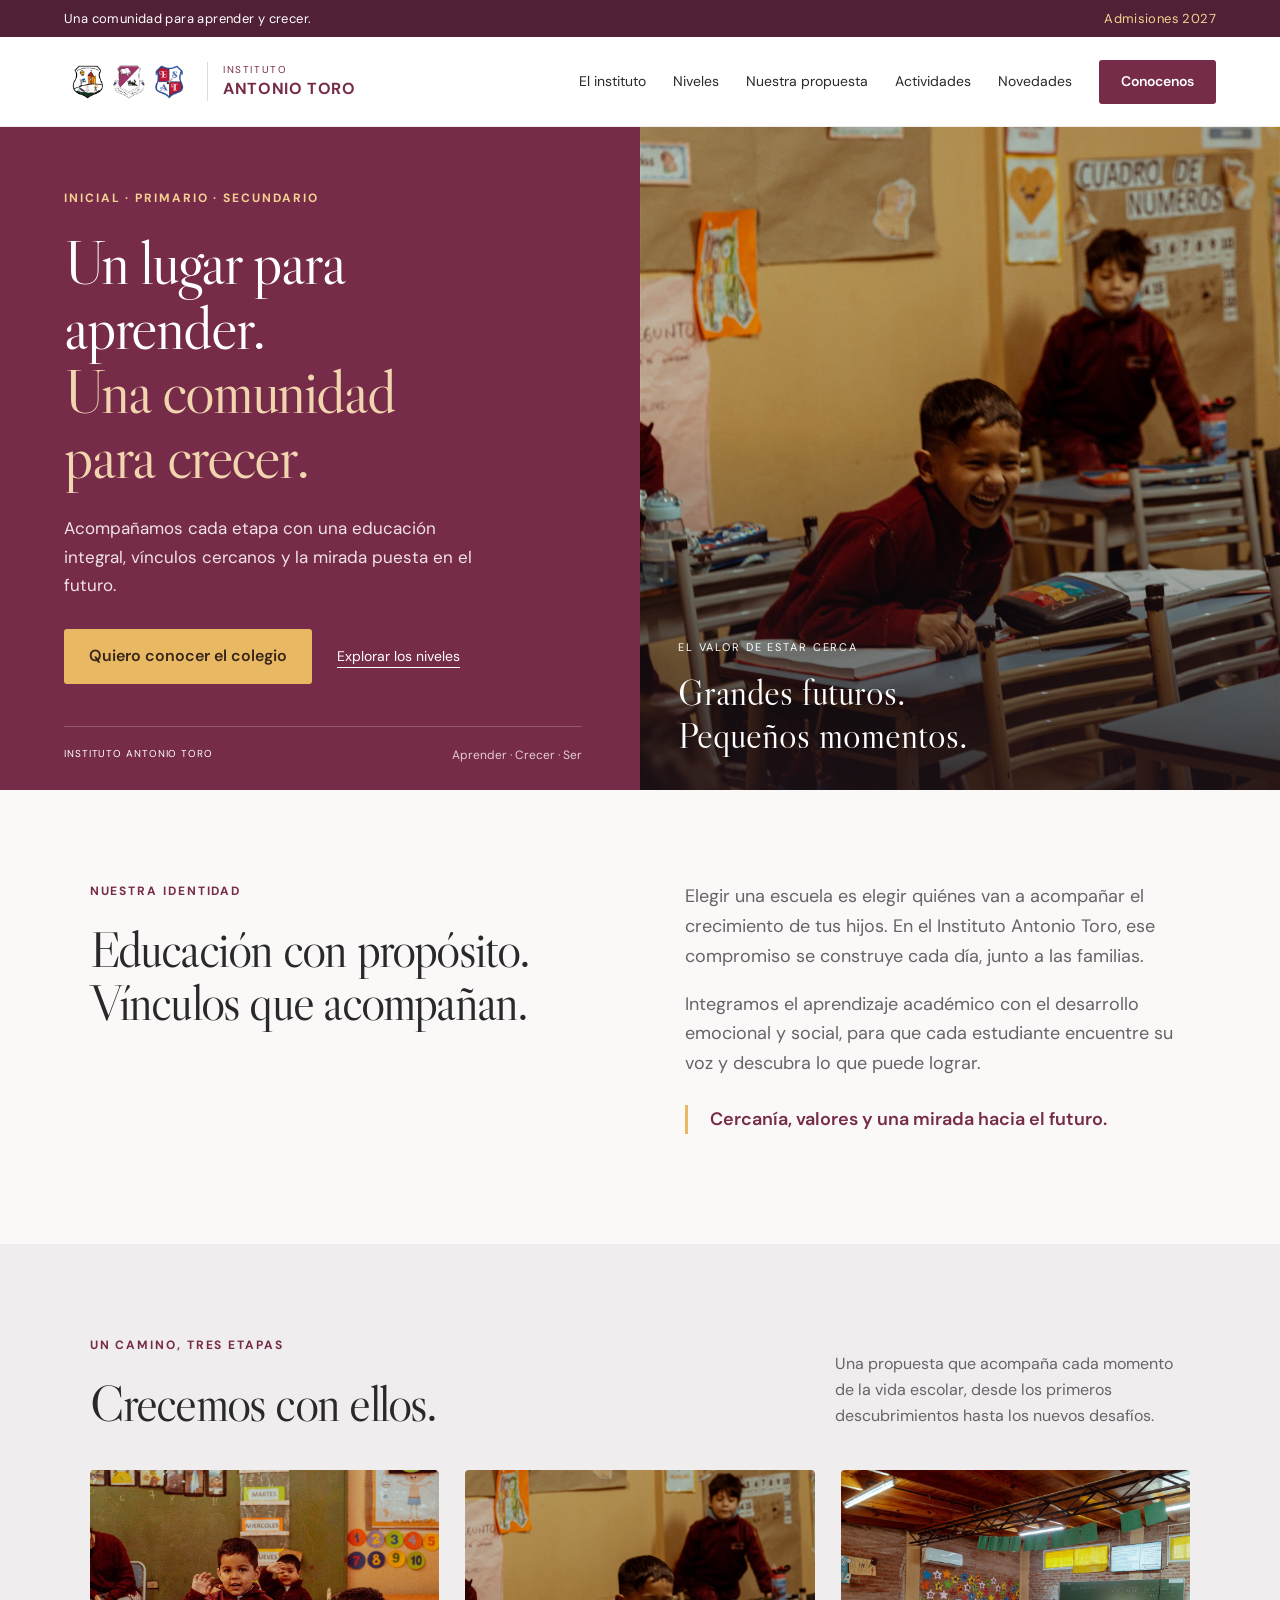
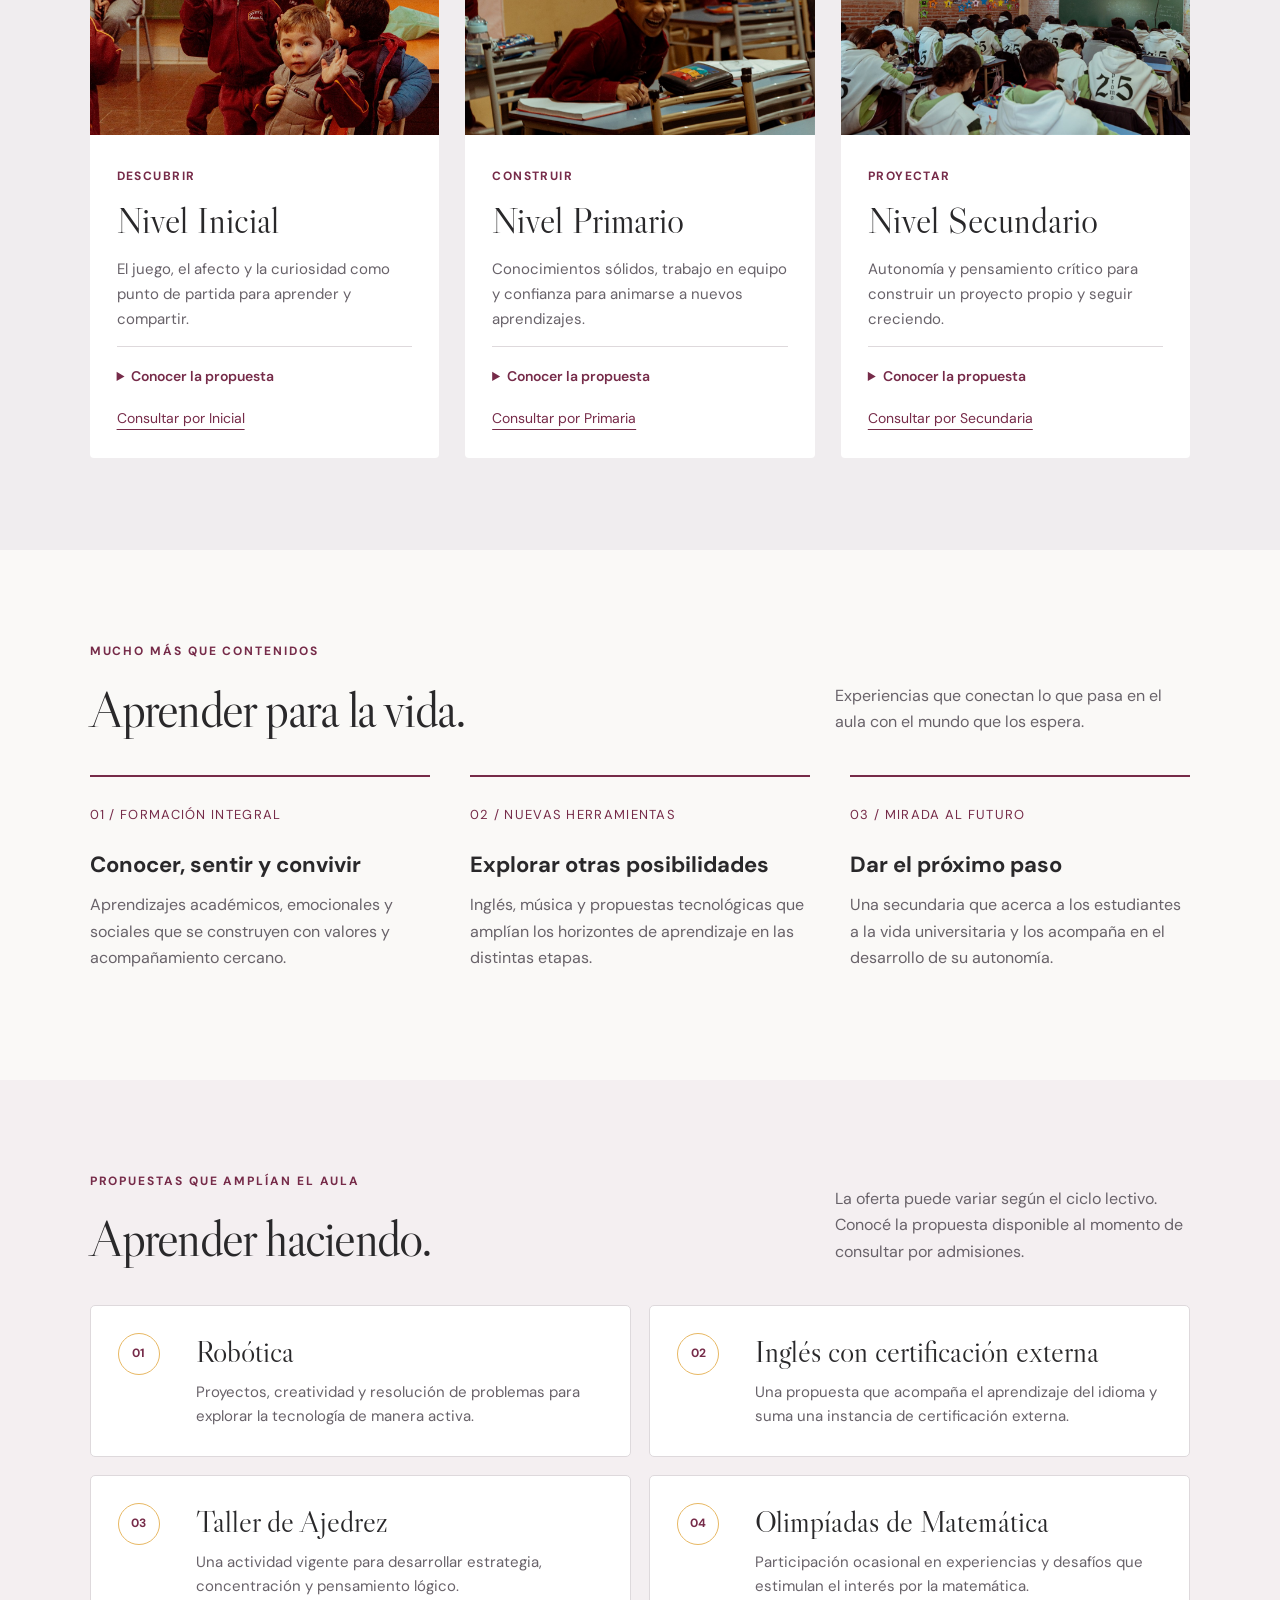
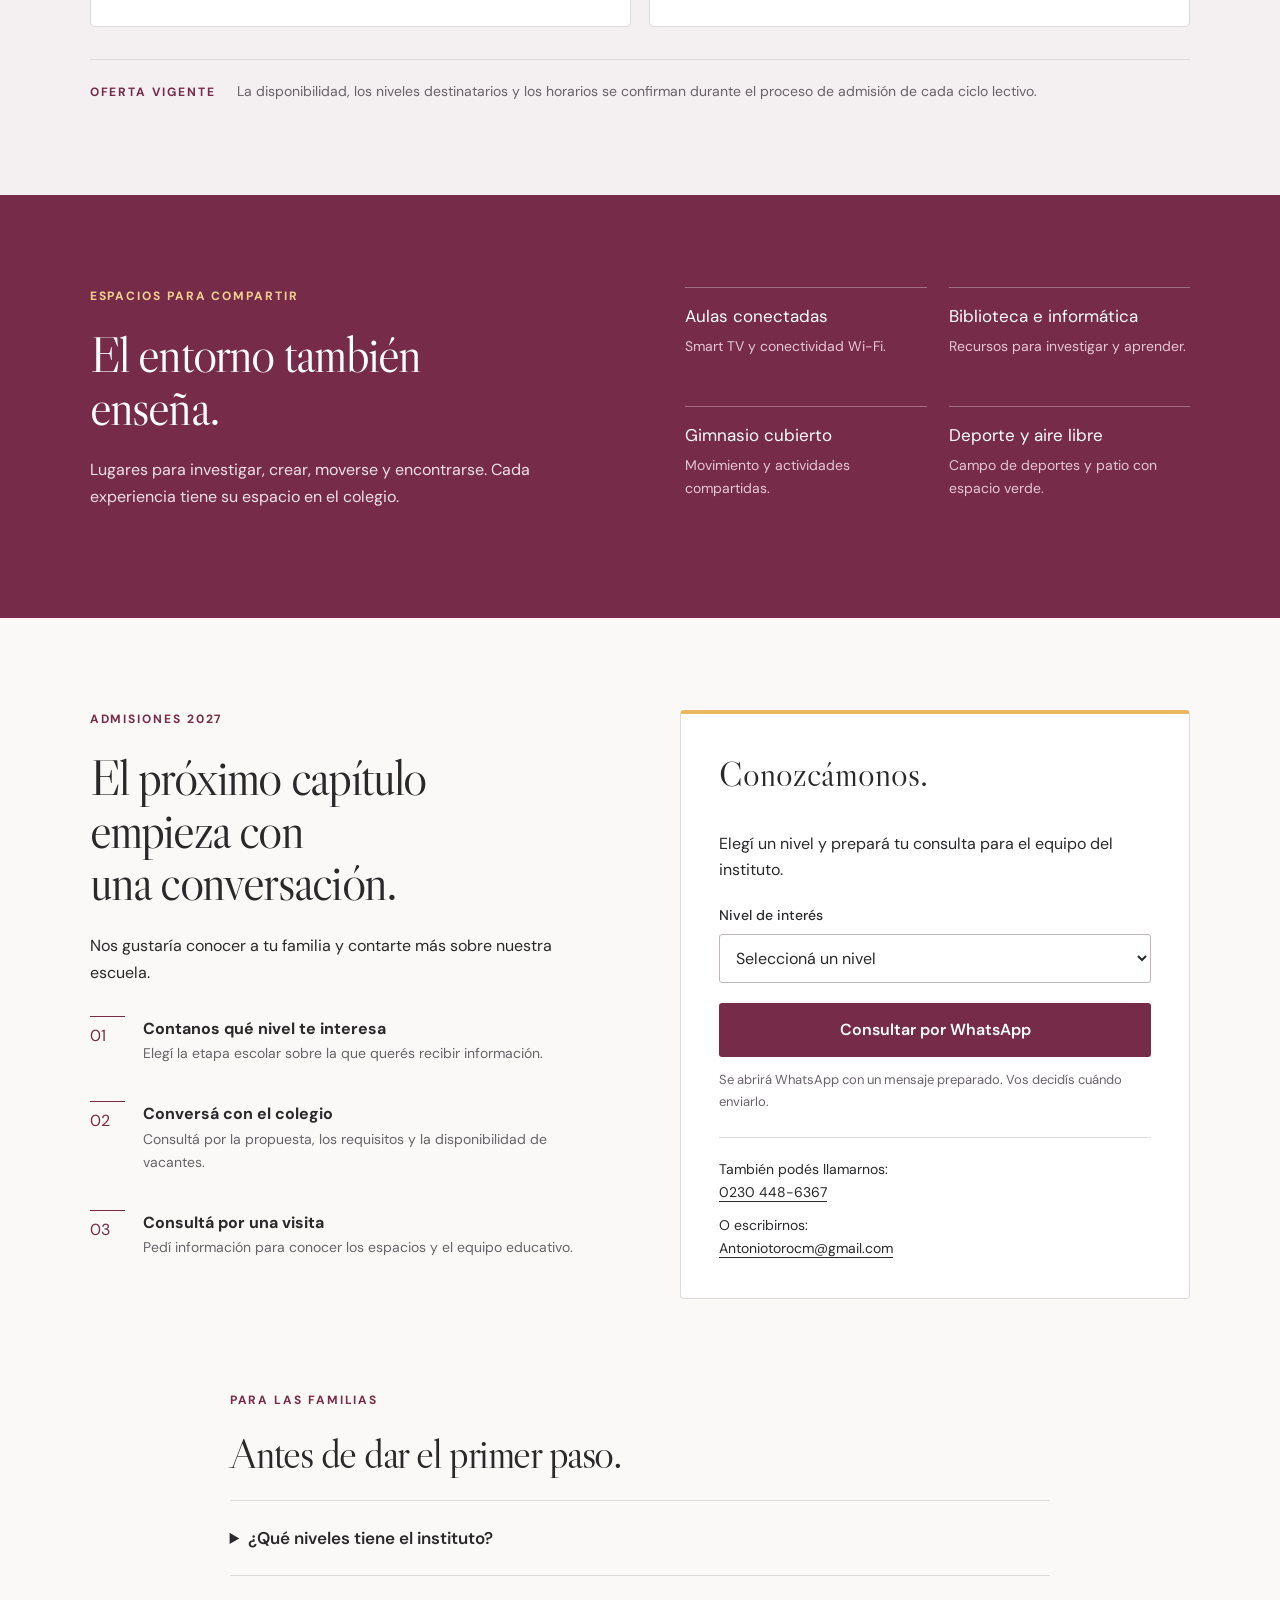
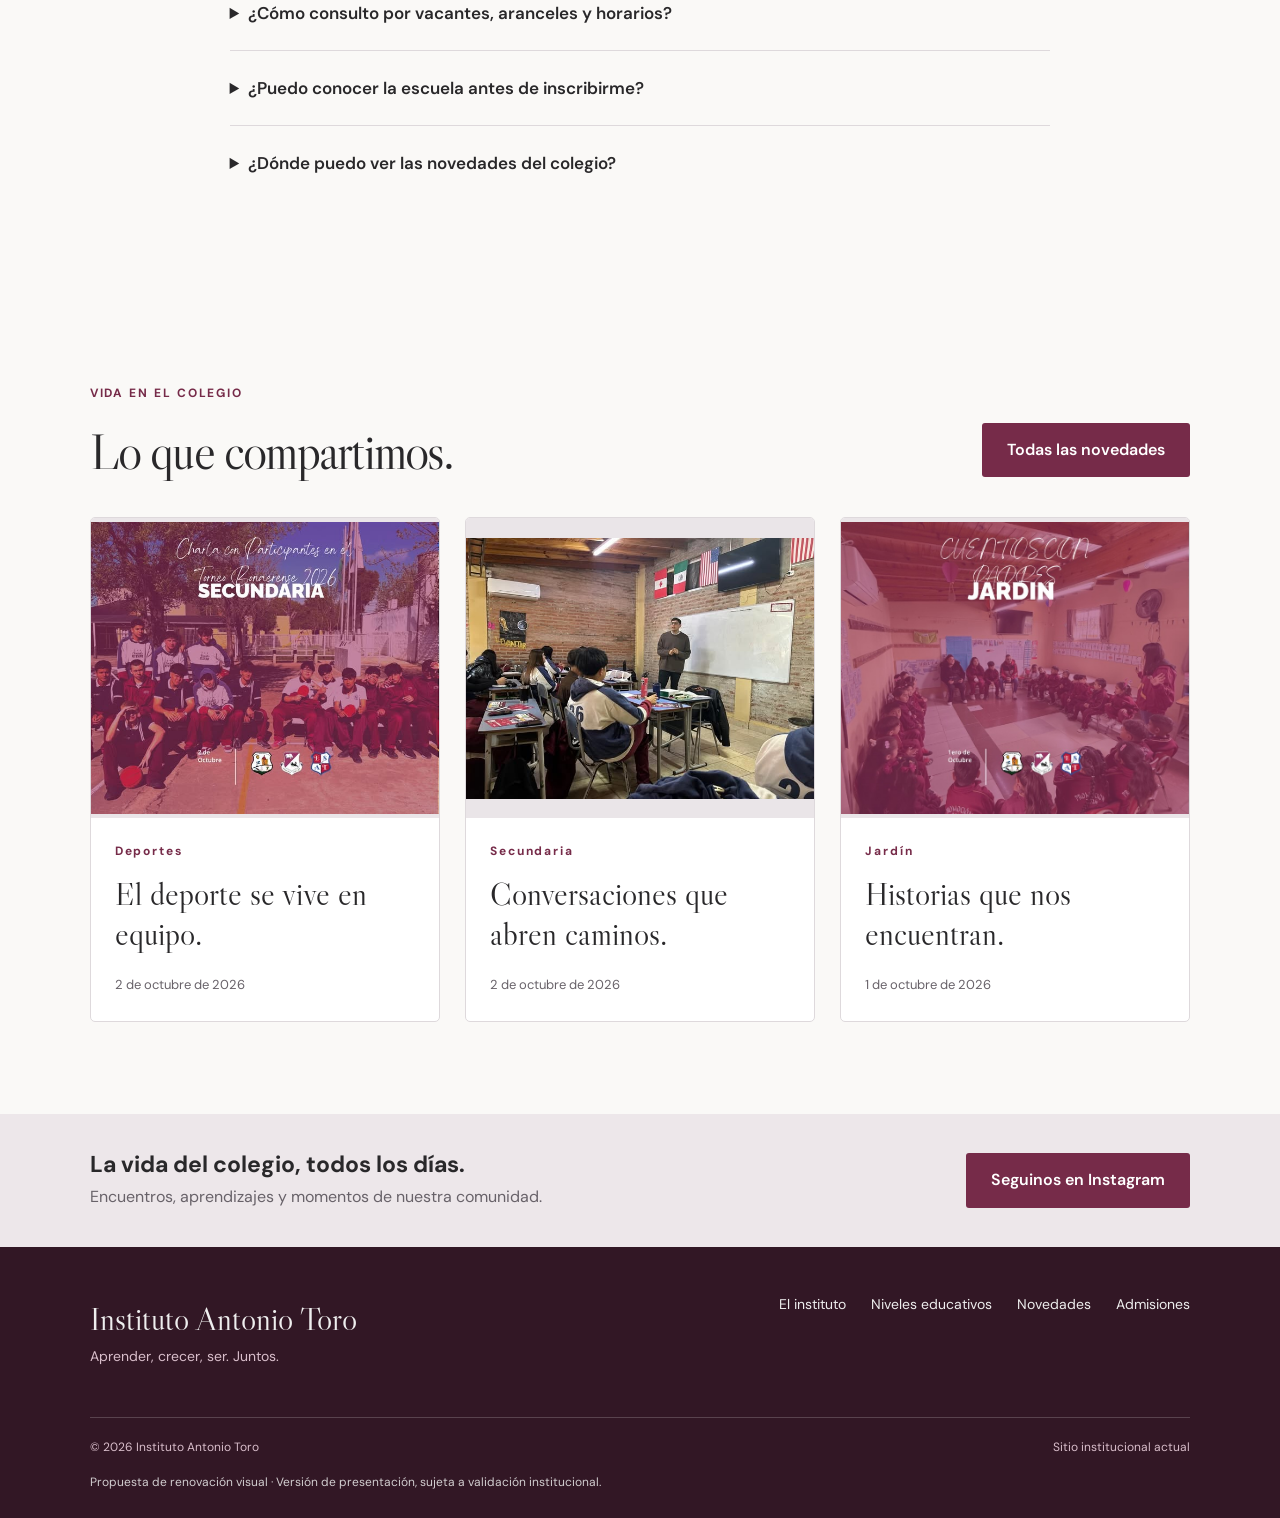
<file: index.html>
<!doctype html>
<html lang="es-AR"><head><meta charset="utf-8"><meta name="viewport" content="width=device-width,initial-scale=1"><title>Instituto Antonio Toro | Aprender, crecer, ser</title><meta name="description" content="Conocé la propuesta educativa del Instituto Antonio Toro: nivel inicial, primario y secundario. Educación integral y acompañamiento cercano."><link rel="icon" href="data:image/svg+xml,%3Csvg xmlns='http://www.w3.org/2000/svg' viewBox='0 0 40 40'%3E%3Crect width='40' height='40' rx='8' fill='%23762b49'/%3E%3Ctext x='20' y='28' font-size='25' text-anchor='middle' fill='white' font-family='Georgia'%3ET%3C/text%3E%3C/svg%3E"><link rel="stylesheet" href="style.css"></head><body>
<a class="skip" href="#contenido">Ir al contenido</a><div class="topline"><span>Una comunidad para aprender y crecer.</span><a href="#admisiones">Admisiones 2027</a></div>
<header><a class="brand" href="#" aria-label="Instituto Antonio Toro, inicio"><img src="assets/escudos.png" alt="Escudos de los tres niveles del Instituto Antonio Toro"><span>INSTITUTO<strong>ANTONIO TORO</strong></span></a><button class="menu" aria-controls="nav" aria-expanded="false">Menú</button><nav id="nav" aria-label="Principal"><a href="#instituto">El instituto</a><a href="#niveles">Niveles</a><a href="#propuesta">Nuestra propuesta</a><a href="#extracurriculares">Actividades</a><a href="novedades.html">Novedades</a><a class="button small" href="#admisiones">Conocenos</a></nav></header>
<main id="contenido"><section class="hero"><div class="hero-copy"><span class="eyebrow light">INICIAL · PRIMARIO · SECUNDARIO</span><h1>Un lugar para<br>aprender.<br><em>Una comunidad<br>para crecer.</em></h1><p>Acompañamos cada etapa con una educación integral, vínculos cercanos y la mirada puesta en el futuro.</p><div class="actions"><a class="button gold" href="#admisiones">Quiero conocer el colegio</a><a class="text-link" href="#niveles">Explorar los niveles</a></div><div class="hero-foot">INSTITUTO ANTONIO TORO<span>Aprender · Crecer · Ser</span></div></div><div class="hero-photo"><img src="assets/primaria.jpg" alt="Estudiantes del Instituto Antonio Toro compartiendo una jornada en el aula" fetchpriority="high"><div class="photo-caption"><span>EL VALOR DE ESTAR CERCA</span><p>Grandes futuros.<br>Pequeños momentos.</p></div></div></section>
<section id="instituto" class="section intro"><div><span class="eyebrow">NUESTRA IDENTIDAD</span><h2>Educación con propósito.<br>Vínculos que acompañan.</h2></div><div><p>Elegir una escuela es elegir quiénes van a acompañar el crecimiento de tus hijos. En el Instituto Antonio Toro, ese compromiso se construye cada día, junto a las familias.</p><p>Integramos el aprendizaje académico con el desarrollo emocional y social, para que cada estudiante encuentre su voz y descubra lo que puede lograr.</p><p class="signature">Cercanía, valores y una mirada hacia el futuro.</p></div></section>
<section class="levels" id="niveles"><div class="section"><div class="section-head"><div><span class="eyebrow">UN CAMINO, TRES ETAPAS</span><h2>Crecemos con ellos.</h2></div><p>Una propuesta que acompaña cada momento de la vida escolar, desde los primeros descubrimientos hasta los nuevos desafíos.</p></div><div class="cards">
<article class="card"><img src="assets/inicial.jpg" loading="lazy" alt="Niños del nivel inicial en su sala"><div class="card-body"><span class="label">DESCUBRIR</span><h3>Nivel Inicial</h3><p>El juego, el afecto y la curiosidad como punto de partida para aprender y compartir.</p><details><summary>Conocer la propuesta</summary><p>Primeros acercamientos a la lectura, la escritura y la matemática, junto con talleres de Inglés y Música. Un entorno cuidado para el desarrollo emocional, social y cognitivo.</p></details><a class="text-link level-link" data-level="Inicial" href="#admisiones">Consultar por Inicial</a></div></article>
<article class="card"><img src="assets/primaria.jpg" loading="lazy" alt="Estudiantes de primaria aprendiendo juntos en el aula"><div class="card-body"><span class="label">CONSTRUIR</span><h3>Nivel Primario</h3><p>Conocimientos sólidos, trabajo en equipo y confianza para animarse a nuevos aprendizajes.</p><details><summary>Conocer la propuesta</summary><p>Informática, Música e Inglés complementan las materias curriculares. La propuesta extracurricular incluye Robótica e Inglés con certificación externa.</p></details><a class="text-link level-link" data-level="Primario" href="#admisiones">Consultar por Primaria</a></div></article>
<article class="card"><img src="assets/secundaria.jpg" loading="lazy" alt="Encuentro de estudiantes de nivel secundario en el instituto"><div class="card-body"><span class="label">PROYECTAR</span><h3>Nivel Secundario</h3><p>Autonomía y pensamiento crítico para construir un proyecto propio y seguir creciendo.</p><details><summary>Conocer la propuesta</summary><p>Formación orientada a los desafíos universitarios y laborales, con talleres extracurriculares, un Programa Preuniversitario articulado con la Universidad Nacional de Pilar y convenios con la Universidad Austral.</p></details><a class="text-link level-link" data-level="Secundario" href="#admisiones">Consultar por Secundaria</a></div></article>
</div></div></section>
<section class="section" id="propuesta"><div class="section-head"><div><span class="eyebrow">MUCHO MÁS QUE CONTENIDOS</span><h2>Aprender para la vida.</h2></div><p>Experiencias que conectan lo que pasa en el aula con el mundo que los espera.</p></div><div class="features"><article class="feature"><span>01 / FORMACIÓN INTEGRAL</span><h3>Conocer, sentir y convivir</h3><p>Aprendizajes académicos, emocionales y sociales que se construyen con valores y acompañamiento cercano.</p></article><article class="feature"><span>02 / NUEVAS HERRAMIENTAS</span><h3>Explorar otras posibilidades</h3><p>Inglés, música y propuestas tecnológicas que amplían los horizontes de aprendizaje en las distintas etapas.</p></article><article class="feature"><span>03 / MIRADA AL FUTURO</span><h3>Dar el próximo paso</h3><p>Una secundaria que acerca a los estudiantes a la vida universitaria y los acompaña en el desarrollo de su autonomía.</p></article></div></section>
<section class="section extracurriculars" id="extracurriculares"><div class="section-head"><div><span class="eyebrow">PROPUESTAS QUE AMPLÍAN EL AULA</span><h2>Aprender haciendo.</h2></div><p>La oferta puede variar según el ciclo lectivo. Conocé la propuesta disponible al momento de consultar por admisiones.</p></div><div class="extra-grid"><article class="extra-card"><span class="extra-icon">01</span><div><h3>Robótica</h3><p>Proyectos, creatividad y resolución de problemas para explorar la tecnología de manera activa.</p></div></article><article class="extra-card"><span class="extra-icon">02</span><div><h3>Inglés con certificación externa</h3><p>Una propuesta que acompaña el aprendizaje del idioma y suma una instancia de certificación externa.</p></div></article><article class="extra-card"><span class="extra-icon">03</span><div><h3>Taller de Ajedrez</h3><p>Una actividad vigente para desarrollar estrategia, concentración y pensamiento lógico.</p></div></article><article class="extra-card"><span class="extra-icon">04</span><div><h3>Olimpíadas de Matemática</h3><p>Participación ocasional en experiencias y desafíos que estimulan el interés por la matemática.</p></div></article></div><div class="extra-note"><span class="eyebrow">OFERTA VIGENTE</span><p>La disponibilidad, los niveles destinatarios y los horarios se confirman durante el proceso de admisión de cada ciclo lectivo.</p></div></section>
<section class="spaces"><div class="section"><div><span class="eyebrow light">ESPACIOS PARA COMPARTIR</span><h2>El entorno también<br>enseña.</h2><p>Lugares para investigar, crear, moverse y encontrarse. Cada experiencia tiene su espacio en el colegio.</p></div><div class="space-list"><div>Aulas conectadas<small>Smart TV y conectividad Wi-Fi.</small></div><div>Biblioteca e informática<small>Recursos para investigar y aprender.</small></div><div>Gimnasio cubierto<small>Movimiento y actividades compartidas.</small></div><div>Deporte y aire libre<small>Campo de deportes y patio con espacio verde.</small></div></div></div></section>
<section id="admisiones" class="section admission"><div><span class="eyebrow">ADMISIONES 2027</span><h2>El próximo capítulo<br>empieza con<br>una conversación.</h2><p>Nos gustaría conocer a tu familia y contarte más sobre nuestra escuela.</p><ol class="steps"><li><div><strong>Contanos qué nivel te interesa</strong><p>Elegí la etapa escolar sobre la que querés recibir información.</p></div></li><li><div><strong>Conversá con el colegio</strong><p>Consultá por la propuesta, los requisitos y la disponibilidad de vacantes.</p></div></li><li><div><strong>Consultá por una visita</strong><p>Pedí información para conocer los espacios y el equipo educativo.</p></div></li></ol></div><div class="contact-box"><h3>Conozcámonos.</h3><p>Elegí un nivel y prepará tu consulta para el equipo del instituto.</p><label for="level">Nivel de interés</label><select id="level"><option value="">Seleccioná un nivel</option><option>Inicial</option><option>Primario</option><option>Secundario</option></select><a id="whatsapp" class="button" href="https://wa.me/5491136648962?text=Hola%2C%20quisiera%20informaci%C3%B3n%20sobre%20admisiones%202027." target="_blank" rel="noopener noreferrer">Consultar por WhatsApp</a><small>Se abrirá WhatsApp con un mensaje preparado. Vos decidís cuándo enviarlo.</small><div class="contact-lines"><div>También podés llamarnos:<br><a href="tel:+542304486367">0230 448-6367</a></div><div>O escribirnos:<br><a href="mailto:Antoniotorocm@gmail.com">Antoniotorocm@gmail.com</a></div></div></div></section>
<section class="section faq" aria-labelledby="faq-title"><span class="eyebrow">PARA LAS FAMILIAS</span><h2 id="faq-title">Antes de dar el primer paso.</h2><details><summary>¿Qué niveles tiene el instituto?</summary><p>La propuesta abarca Nivel Inicial, Primario y Secundario, con acompañamiento en cada etapa de la trayectoria escolar.</p></details><details><summary>¿Cómo consulto por vacantes, aranceles y horarios?</summary><p>Contactate con el equipo del colegio por WhatsApp o teléfono. La disponibilidad, los aranceles y los horarios deben confirmarse para el nivel y el ciclo lectivo de tu interés.</p></details><details><summary>¿Puedo conocer la escuela antes de inscribirme?</summary><p>El instituto invita a las familias a conocer su propuesta. Consultá con el equipo de admisiones cómo coordinar una visita y qué documentación se necesita para iniciar el proceso.</p></details><details><summary>¿Dónde puedo ver las novedades del colegio?</summary><p>Encontrá las publicaciones de la comunidad en <a class="text-link" href="https://www.instagram.com/institutoantoniotoro/" target="_blank" rel="noopener noreferrer">nuestro Instagram</a> y en la <a class="text-link" href="novedades.html">sección de novedades del colegio</a>.</p></details></section>
<section class="section news-teaser"><div class="section-head"><div><span class="eyebrow">VIDA EN EL COLEGIO</span><h2>Lo que compartimos.</h2></div><a class="button" href="novedades.html">Todas las novedades</a></div><div class="teaser-grid"><a class="teaser-card" href="novedades.html#juegos-bonaerenses"><img src="assets/novedades/c149a3fe60e03f68.jpg" loading="lazy" alt="Publicación del instituto sobre la experiencia en los Juegos Bonaerenses"><div><span class="eyebrow">Deportes</span><h3>El deporte se vive en equipo.</h3><time datetime="2026-10-02">2 de octubre de 2026</time></div></a><a class="teaser-card" href="novedades.html#proyectar-el-futuro"><img src="assets/novedades/f905107c49965b4e.jpg" loading="lazy" alt="Encuentro de estudiantes del instituto sobre carreras y oportunidades de estudio"><div><span class="eyebrow">Secundaria</span><h3>Conversaciones que abren caminos.</h3><time datetime="2026-10-02">2 de octubre de 2026</time></div></a><a class="teaser-card" href="novedades.html#lectura-en-familia"><img src="assets/novedades/169d02cc2a6839d2.jpg" loading="lazy" alt="Ronda de lectura con las familias en el jardín del Instituto Antonio Toro"><div><span class="eyebrow">Jardín</span><h3>Historias que nos encuentran.</h3><time datetime="2026-10-01">1 de octubre de 2026</time></div></a></div></section><section class="social"><div><h3>La vida del colegio, todos los días.</h3><p>Encuentros, aprendizajes y momentos de nuestra comunidad.</p></div><a class="button" href="https://www.instagram.com/institutoantoniotoro/" target="_blank" rel="noopener noreferrer">Seguinos en Instagram</a></section>
</main>

<footer><div class="footer-top"><div><strong>Instituto Antonio Toro</strong><p>Aprender, crecer, ser. Juntos.</p></div><div class="footer-links"><a href="#instituto">El instituto</a><a href="#niveles">Niveles educativos</a><a href="novedades.html">Novedades</a><a href="#admisiones">Admisiones</a></div></div><div class="footer-bottom"><span>© 2026 Instituto Antonio Toro</span><a href="https://www.institutoantoniotoro.com/" target="_blank" rel="noopener noreferrer">Sitio institucional actual</a></div><p class="proposal-note">Propuesta de renovación visual · Versión de presentación, sujeta a validación institucional.</p></footer>
<script src="app.js"></script></body></html>
</file>
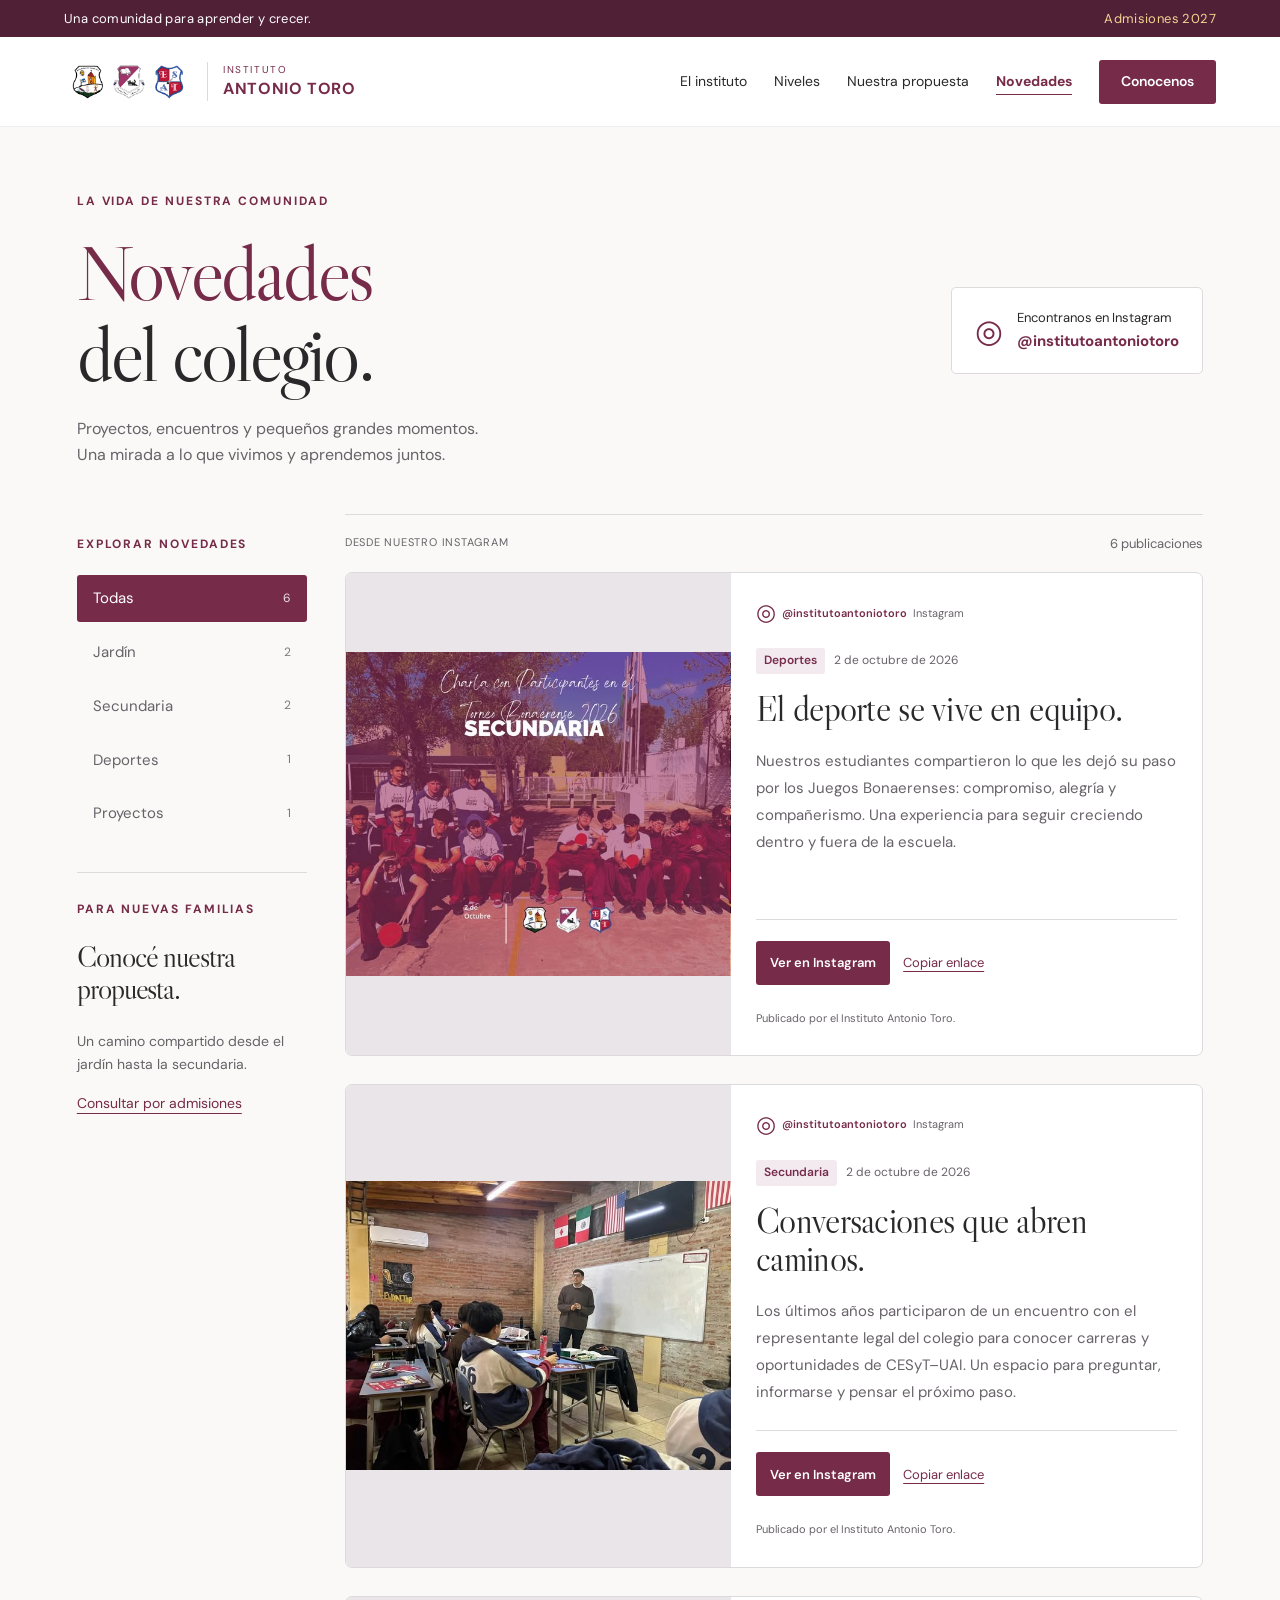
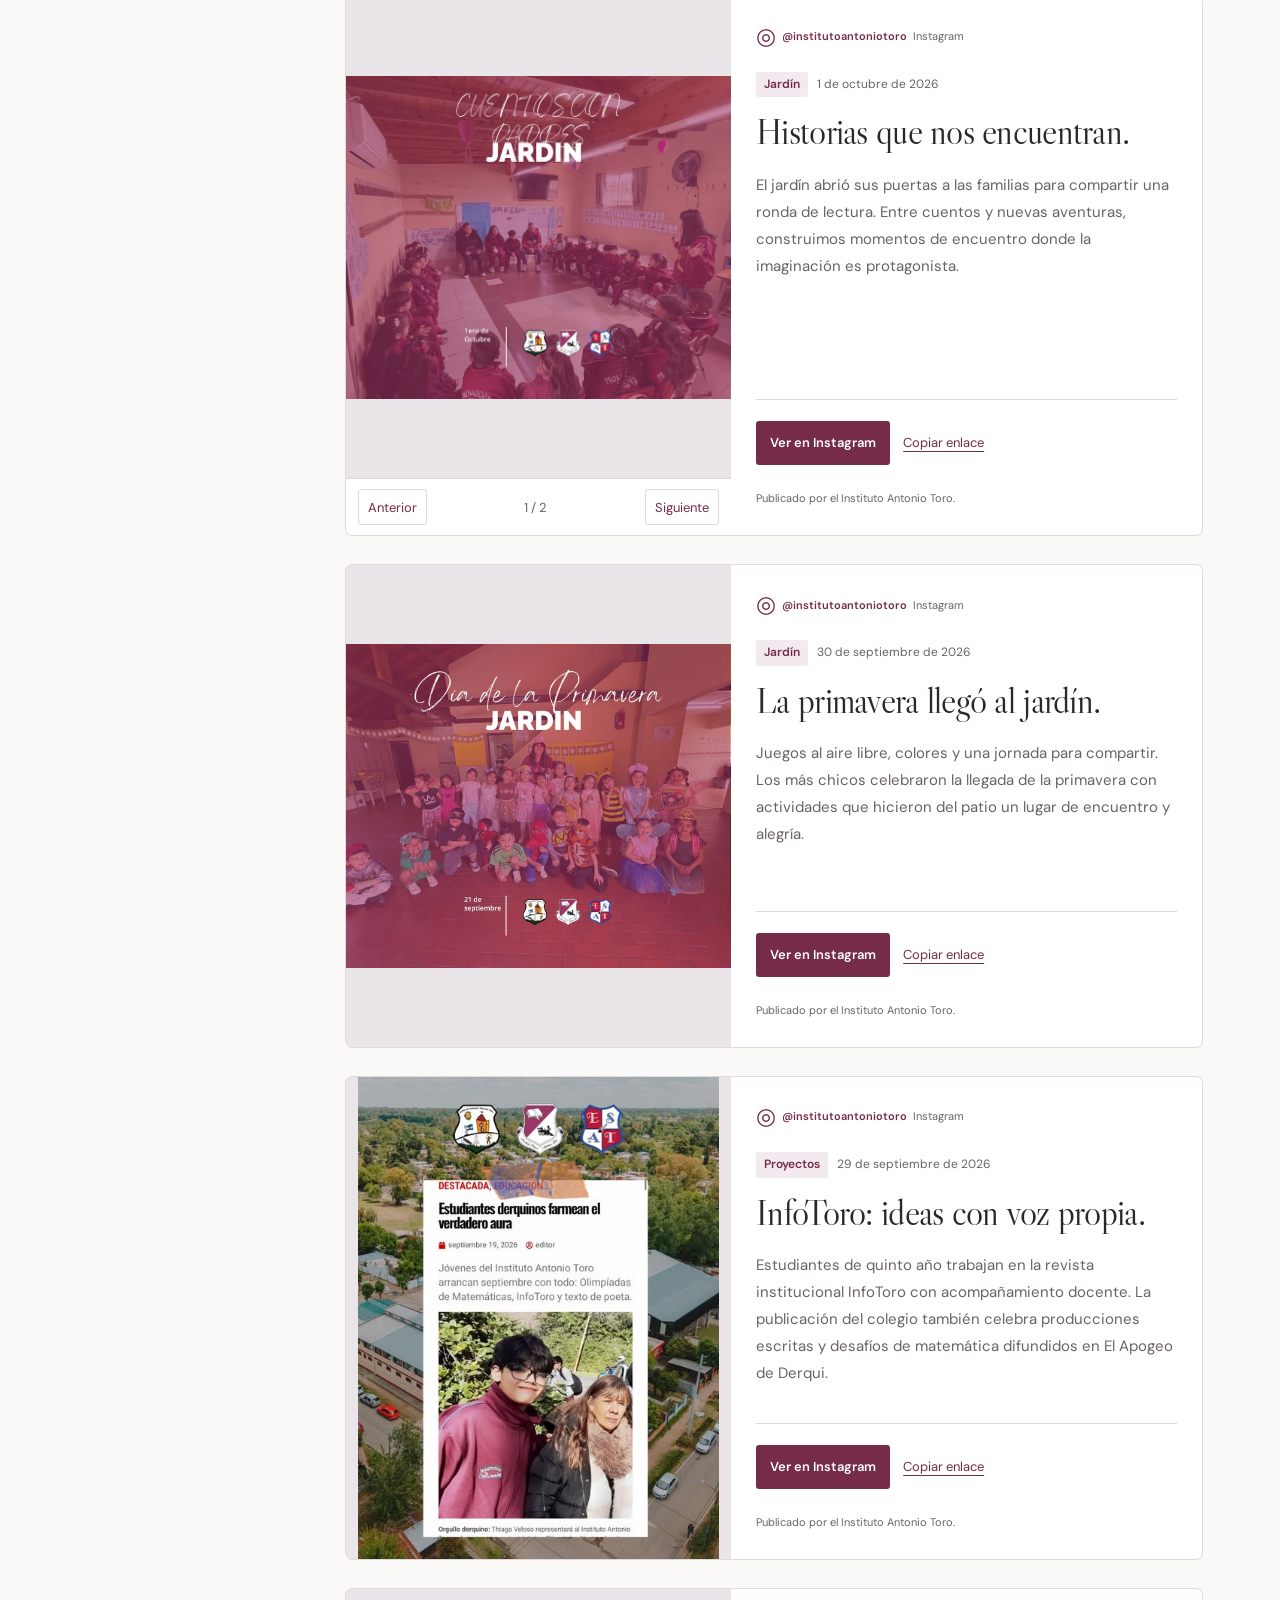
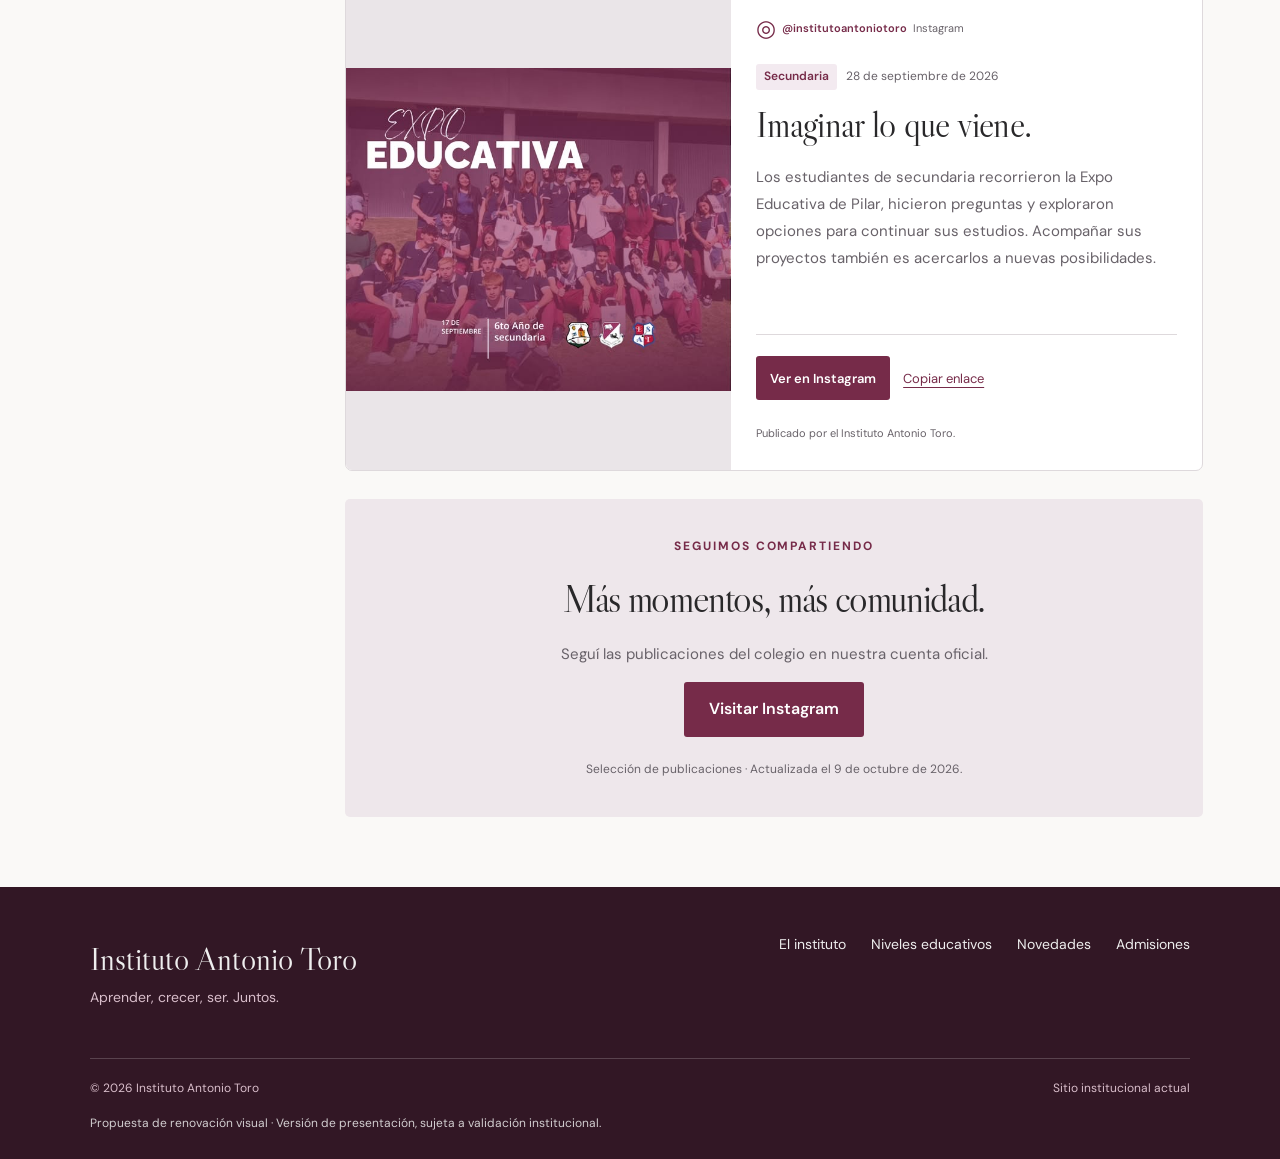
<file: novedades.html>
<!doctype html>
<html lang="es-AR"><head><meta charset="utf-8"><meta name="viewport" content="width=device-width,initial-scale=1"><title>Novedades | Instituto Antonio Toro</title><meta name="description" content="Novedades del Instituto Antonio Toro: proyectos, encuentros y experiencias de nuestra comunidad, compartidos en Instagram."><link rel="icon" href="data:image/svg+xml,%3Csvg xmlns='http://www.w3.org/2000/svg' viewBox='0 0 40 40'%3E%3Crect width='40' height='40' rx='8' fill='%23762b49'/%3E%3Ctext x='20' y='28' font-size='25' text-anchor='middle' fill='white' font-family='Georgia'%3ET%3C/text%3E%3C/svg%3E"><link rel="stylesheet" href="style.css"><link rel="stylesheet" href="news.css"></head><body>
<a class="skip" href="#contenido">Ir al contenido</a><div class="topline"><span>Una comunidad para aprender y crecer.</span><a href="index.html#admisiones">Admisiones 2027</a></div>
<header><a class="brand" href="index.html" aria-label="Instituto Antonio Toro, inicio"><img src="assets/escudos.png" alt="Escudos de los tres niveles del Instituto Antonio Toro"><span>INSTITUTO<strong>ANTONIO TORO</strong></span></a><button class="menu" aria-controls="nav" aria-expanded="false">Menú</button><nav id="nav" aria-label="Principal"><a href="index.html#instituto">El instituto</a><a href="index.html#niveles">Niveles</a><a href="index.html#propuesta">Nuestra propuesta</a><a href="novedades.html" aria-current="page">Novedades</a><a class="button small" href="index.html#admisiones">Conocenos</a></nav></header>
<main id="contenido"><section class="news-heading"><div><span class="eyebrow">LA VIDA DE NUESTRA COMUNIDAD</span><h1>Novedades<span>del colegio.</span></h1><p>Proyectos, encuentros y pequeños grandes momentos. <br>Una mirada a lo que vivimos y aprendemos juntos.</p></div><a class="profile-link" href="https://www.instagram.com/institutoantoniotoro/" target="_blank" rel="noopener noreferrer"><span class="ig-mark" aria-hidden="true">◎</span><span>Encontranos en Instagram<strong>@institutoantoniotoro</strong></span></a></section><div class="news-layout"><aside class="news-sidebar"><p class="eyebrow">EXPLORAR NOVEDADES</p><div class="news-filters" role="group" aria-label="Filtrar novedades por tema"><button type="button" data-filter="Todas" aria-pressed="true">Todas<span>6</span></button><button type="button" data-filter="Jardín" aria-pressed="false">Jardín<span>2</span></button><button type="button" data-filter="Secundaria" aria-pressed="false">Secundaria<span>2</span></button><button type="button" data-filter="Deportes" aria-pressed="false">Deportes<span>1</span></button><button type="button" data-filter="Proyectos" aria-pressed="false">Proyectos<span>1</span></button></div><div class="sidebar-note"><span class="eyebrow">PARA NUEVAS FAMILIAS</span><h2>Conocé nuestra propuesta.</h2><p>Un camino compartido desde el jardín hasta la secundaria.</p><a href="index.html#admisiones">Consultar por admisiones</a></div></aside><section class="news-feed" aria-label="Publicaciones del colegio"><div class="feed-label"><span>DESDE NUESTRO INSTAGRAM</span><span id="result-count" role="status">6 publicaciones</span></div><article class="news-card" id="juegos-bonaerenses" data-category="Deportes"><div class="post-gallery" aria-label="Fotografías de El deporte se vive en equipo."><img src="assets/novedades/c149a3fe60e03f68.jpg" alt="Publicación del instituto sobre la experiencia en los Juegos Bonaerenses" fetchpriority="high" ></div><div class="post-copy"><div class="post-source"><span class="ig-mark" aria-hidden="true">◎</span><a href="https://www.instagram.com/institutoantoniotoro/" target="_blank" rel="noopener noreferrer">@institutoantoniotoro</a><span>Instagram</span></div><div class="post-meta"><span class="category">Deportes</span><time datetime="2026-10-02">2 de octubre de 2026</time></div><h2>El deporte se vive en equipo.</h2><p>Nuestros estudiantes compartieron lo que les dejó su paso por los Juegos Bonaerenses: compromiso, alegría y compañerismo. Una experiencia para seguir creciendo dentro y fuera de la escuela.</p><div class="post-actions"><a class="button small" href="https://www.instagram.com/institutoantoniotoro/p/Dd_67cujEuF/" target="_blank" rel="noopener noreferrer">Ver en Instagram</a><button class="share-button" type="button" data-share="juegos-bonaerenses" aria-label="Copiar enlace: El deporte se vive en equipo.">Copiar enlace</button></div><p class="share-status" role="status"></p><div class="share-fallback" hidden><label>Copiá este enlace<input readonly aria-label="Enlace de la novedad"></label></div><span class="post-credit">Publicado por el Instituto Antonio Toro.</span></div></article><article class="news-card" id="proyectar-el-futuro" data-category="Secundaria"><div class="post-gallery" aria-label="Fotografías de Conversaciones que abren caminos."><img src="assets/novedades/f905107c49965b4e.jpg" alt="Encuentro de estudiantes del instituto sobre carreras y oportunidades de estudio" loading="lazy" ></div><div class="post-copy"><div class="post-source"><span class="ig-mark" aria-hidden="true">◎</span><a href="https://www.instagram.com/institutoantoniotoro/" target="_blank" rel="noopener noreferrer">@institutoantoniotoro</a><span>Instagram</span></div><div class="post-meta"><span class="category">Secundaria</span><time datetime="2026-10-02">2 de octubre de 2026</time></div><h2>Conversaciones que abren caminos.</h2><p>Los últimos años participaron de un encuentro con el representante legal del colegio para conocer carreras y oportunidades de CESyT–UAI. Un espacio para preguntar, informarse y pensar el próximo paso.</p><div class="post-actions"><a class="button small" href="https://www.instagram.com/institutoantoniotoro/p/Dd_coeqERRB/" target="_blank" rel="noopener noreferrer">Ver en Instagram</a><button class="share-button" type="button" data-share="proyectar-el-futuro" aria-label="Copiar enlace: Conversaciones que abren caminos.">Copiar enlace</button></div><p class="share-status" role="status"></p><div class="share-fallback" hidden><label>Copiá este enlace<input readonly aria-label="Enlace de la novedad"></label></div><span class="post-credit">Publicado por el Instituto Antonio Toro.</span></div></article><article class="news-card" id="lectura-en-familia" data-category="Jardín"><div class="post-gallery" aria-label="Fotografías de Historias que nos encuentran."><img src="assets/novedades/169d02cc2a6839d2.jpg" alt="Ronda de lectura con las familias en el jardín del Instituto Antonio Toro — imagen 1" loading="lazy" ><img src="assets/novedades/f0222c8cf8dc6898.jpg" alt="Ronda de lectura con las familias en el jardín del Instituto Antonio Toro — imagen 2" loading="lazy" hidden><div class="gallery-controls"><button type="button" data-step="-1" aria-label="Foto anterior">Anterior</button><span class="gallery-count" aria-live="polite">1 / 2</span><button type="button" data-step="1" aria-label="Foto siguiente">Siguiente</button></div></div><div class="post-copy"><div class="post-source"><span class="ig-mark" aria-hidden="true">◎</span><a href="https://www.instagram.com/institutoantoniotoro/" target="_blank" rel="noopener noreferrer">@institutoantoniotoro</a><span>Instagram</span></div><div class="post-meta"><span class="category">Jardín</span><time datetime="2026-10-01">1 de octubre de 2026</time></div><h2>Historias que nos encuentran.</h2><p>El jardín abrió sus puertas a las familias para compartir una ronda de lectura. Entre cuentos y nuevas aventuras, construimos momentos de encuentro donde la imaginación es protagonista.</p><div class="post-actions"><a class="button small" href="https://www.instagram.com/institutoantoniotoro/p/Dd9VrOZERNd/" target="_blank" rel="noopener noreferrer">Ver en Instagram</a><button class="share-button" type="button" data-share="lectura-en-familia" aria-label="Copiar enlace: Historias que nos encuentran.">Copiar enlace</button></div><p class="share-status" role="status"></p><div class="share-fallback" hidden><label>Copiá este enlace<input readonly aria-label="Enlace de la novedad"></label></div><span class="post-credit">Publicado por el Instituto Antonio Toro.</span></div></article><article class="news-card" id="primavera-en-el-jardin" data-category="Jardín"><div class="post-gallery" aria-label="Fotografías de La primavera llegó al jardín."><img src="assets/novedades/a0d2ec846785427c.jpg" alt="Celebración de la primavera en el jardín del instituto" loading="lazy" ></div><div class="post-copy"><div class="post-source"><span class="ig-mark" aria-hidden="true">◎</span><a href="https://www.instagram.com/institutoantoniotoro/" target="_blank" rel="noopener noreferrer">@institutoantoniotoro</a><span>Instagram</span></div><div class="post-meta"><span class="category">Jardín</span><time datetime="2026-09-30">30 de septiembre de 2026</time></div><h2>La primavera llegó al jardín.</h2><p>Juegos al aire libre, colores y una jornada para compartir. Los más chicos celebraron la llegada de la primavera con actividades que hicieron del patio un lugar de encuentro y alegría.</p><div class="post-actions"><a class="button small" href="https://www.instagram.com/institutoantoniotoro/p/Dd6uVPhiFSf/" target="_blank" rel="noopener noreferrer">Ver en Instagram</a><button class="share-button" type="button" data-share="primavera-en-el-jardin" aria-label="Copiar enlace: La primavera llegó al jardín.">Copiar enlace</button></div><p class="share-status" role="status"></p><div class="share-fallback" hidden><label>Copiá este enlace<input readonly aria-label="Enlace de la novedad"></label></div><span class="post-credit">Publicado por el Instituto Antonio Toro.</span></div></article><article class="news-card" id="infotoro" data-category="Proyectos"><div class="post-gallery" aria-label="Fotografías de InfoToro: ideas con voz propia."><img src="assets/novedades/15b590bbbe97ef93.jpg" alt="Publicación del instituto sobre proyectos estudiantiles difundidos en El Apogeo" loading="lazy" ></div><div class="post-copy"><div class="post-source"><span class="ig-mark" aria-hidden="true">◎</span><a href="https://www.instagram.com/institutoantoniotoro/" target="_blank" rel="noopener noreferrer">@institutoantoniotoro</a><span>Instagram</span></div><div class="post-meta"><span class="category">Proyectos</span><time datetime="2026-09-29">29 de septiembre de 2026</time></div><h2>InfoToro: ideas con voz propia.</h2><p>Estudiantes de quinto año trabajan en la revista institucional InfoToro con acompañamiento docente. La publicación del colegio también celebra producciones escritas y desafíos de matemática difundidos en El Apogeo de Derqui.</p><div class="post-actions"><a class="button small" href="https://www.instagram.com/institutoantoniotoro/p/Dd4MhJGCDxZ/" target="_blank" rel="noopener noreferrer">Ver en Instagram</a><button class="share-button" type="button" data-share="infotoro" aria-label="Copiar enlace: InfoToro: ideas con voz propia.">Copiar enlace</button></div><p class="share-status" role="status"></p><div class="share-fallback" hidden><label>Copiá este enlace<input readonly aria-label="Enlace de la novedad"></label></div><span class="post-credit">Publicado por el Instituto Antonio Toro.</span></div></article><article class="news-card" id="expo-educativa" data-category="Secundaria"><div class="post-gallery" aria-label="Fotografías de Imaginar lo que viene."><img src="assets/novedades/cb05ad95e569350a.jpg" alt="Estudiantes del instituto en la Expo Educativa de Pilar" loading="lazy" ></div><div class="post-copy"><div class="post-source"><span class="ig-mark" aria-hidden="true">◎</span><a href="https://www.instagram.com/institutoantoniotoro/" target="_blank" rel="noopener noreferrer">@institutoantoniotoro</a><span>Instagram</span></div><div class="post-meta"><span class="category">Secundaria</span><time datetime="2026-09-28">28 de septiembre de 2026</time></div><h2>Imaginar lo que viene.</h2><p>Los estudiantes de secundaria recorrieron la Expo Educativa de Pilar, hicieron preguntas y exploraron opciones para continuar sus estudios. Acompañar sus proyectos también es acercarlos a nuevas posibilidades.</p><div class="post-actions"><a class="button small" href="https://www.instagram.com/institutoantoniotoro/p/Dd1npsADZCS/" target="_blank" rel="noopener noreferrer">Ver en Instagram</a><button class="share-button" type="button" data-share="expo-educativa" aria-label="Copiar enlace: Imaginar lo que viene.">Copiar enlace</button></div><p class="share-status" role="status"></p><div class="share-fallback" hidden><label>Copiá este enlace<input readonly aria-label="Enlace de la novedad"></label></div><span class="post-credit">Publicado por el Instituto Antonio Toro.</span></div></article><div class="feed-end"><span class="eyebrow">SEGUIMOS COMPARTIENDO</span><h2>Más momentos, más comunidad.</h2><p>Seguí las publicaciones del colegio en nuestra cuenta oficial.</p><a class="button" href="https://www.instagram.com/institutoantoniotoro/" target="_blank" rel="noopener noreferrer">Visitar Instagram</a><small>Selección de publicaciones · Actualizada el 9 de octubre de 2026.</small></div></section></div></main><footer><div class="footer-top"><div><strong>Instituto Antonio Toro</strong><p>Aprender, crecer, ser. Juntos.</p></div><div class="footer-links"><a href="index.html#instituto">El instituto</a><a href="index.html#niveles">Niveles educativos</a><a href="novedades.html">Novedades</a><a href="index.html#admisiones">Admisiones</a></div></div><div class="footer-bottom"><span>© 2026 Instituto Antonio Toro</span><a href="https://www.institutoantoniotoro.com/" target="_blank" rel="noopener noreferrer">Sitio institucional actual</a></div><p class="proposal-note">Propuesta de renovación visual · Versión de presentación, sujeta a validación institucional.</p></footer>
<script src="app.js"></script><script src="news.js"></script></body></html>
</file>
<file: style.css>
@import url('https://fonts.googleapis.com/css2?family=DM+Sans:wght@400;500;600;700&family=Libre+Caslon+Display&display=swap');
:root{--wine:#762b49;--dark:#502037;--gold:#e8b863;--ink:#29282a;--muted:#686269;--paper:#faf9f7;--line:#ded9dc}*{box-sizing:border-box}html{scroll-behavior:smooth;scroll-padding-top:100px}body{margin:0;font-family:'DM Sans',Arial,sans-serif;color:var(--ink);background:var(--paper);font-size:16px;line-height:1.65}a{color:inherit;text-decoration:none}button,input,select{font:inherit}button,a,input,select,summary{-webkit-tap-highlight-color:transparent}a:focus-visible,button:focus-visible,summary:focus-visible,input:focus-visible,select:focus-visible{outline:3px solid #c38729;outline-offset:5px}.skip{position:absolute;top:-100px;background:white;padding:15px;z-index:99}.skip:focus{top:0}.topline{background:var(--dark);color:#fff;padding:8px 5%;display:flex;justify-content:space-between;font-size:13px;letter-spacing:.03em}.topline a{color:#f4d291}header{background:#fff;display:flex;justify-content:space-between;align-items:center;padding:19px 5%;gap:20px;position:sticky;top:0;z-index:20;border-bottom:1px solid #eee}.brand{display:flex;align-items:center;gap:15px;flex-shrink:0}.brand img{width:128px;height:51px;object-fit:contain}.brand span{border-left:1px solid var(--line);padding-left:15px;font-size:10px;letter-spacing:.16em;line-height:1.5;color:var(--wine)}.brand strong{display:block;font-size:16px;letter-spacing:.04em}nav{display:flex;gap:27px;align-items:center;font-size:14px}nav>a:not(.button):hover{color:var(--wine)}.button{display:inline-flex;justify-content:center;align-items:center;min-height:50px;padding:13px 24px;background:var(--wine);color:white;border:1px solid transparent;border-radius:3px;font-weight:600;cursor:pointer;transition:background .2s,transform .2s}.button:hover{background:var(--dark);transform:translateY(-2px)}.button.small{min-height:44px;padding:9px 21px}.button.gold{background:var(--gold);color:#382619}.button.gold:hover{background:#f3ce89}.menu{display:none}.hero{display:grid;grid-template-columns:1fr 1fr;min-height:655px;background:var(--wine);color:white}.hero-copy{padding:62px 9% 25px 10%;display:flex;flex-direction:column}.eyebrow{display:block;color:var(--wine);font-size:12px;font-weight:700;letter-spacing:.16em;margin-bottom:21px}.eyebrow.light{color:#f4d291}h1,h2,h3,p{margin-top:0}h1,h2{font-family:'Libre Caslon Display',Georgia,serif;font-weight:400;line-height:1.03;letter-spacing:-.035em}h1{font-size:clamp(48px,4.9vw,78px);margin-bottom:25px}h1 em{font-style:normal;color:#f0d5af}.hero-copy>p{max-width:420px;font-size:17px;color:#f1e2e9;line-height:1.7;margin-bottom:29px}.actions{display:flex;gap:25px;align-items:center;flex-wrap:wrap}.text-link{font-size:14px;text-decoration:underline;text-underline-offset:6px}.hero-foot{border-top:1px solid #ffffff35;padding-top:19px;margin-top:42px;display:flex;justify-content:space-between;gap:10px;font-size:10px;letter-spacing:.09em}.hero-foot span{letter-spacing:0;font-size:12px;color:#e6cbd6}.hero-photo{position:relative;min-height:590px;overflow:hidden}.hero-photo>img{width:100%;height:100%;position:absolute;object-fit:cover;object-position:center 48%}.hero-photo:after{content:'';position:absolute;inset:45% 0 0;background:linear-gradient(transparent,#21151bbd)}.photo-caption{position:absolute;bottom:34px;left:38px;z-index:1}.photo-caption span{font-size:11px;letter-spacing:.17em}.photo-caption p{font-family:'Libre Caslon Display',Georgia,serif;font-size:37px;line-height:1.15;margin:12px 0 0}.section{padding:92px 7%;max-width:1500px;margin:auto}h2{font-size:clamp(38px,4vw,58px);margin-bottom:24px}h3{font-size:25px;line-height:1.25}.section-head{display:flex;justify-content:space-between;align-items:end;gap:40px;margin-bottom:40px}.section-head h2{margin:0}.section-head>p{max-width:355px;color:var(--muted);margin:0}.intro{display:grid;grid-template-columns:1fr 1fr;gap:90px;align-items:start}.intro p{color:var(--muted);font-size:18px}.intro .signature{margin-top:26px;padding-left:22px;border-left:3px solid var(--gold);color:var(--wine);font-weight:600}.levels{background:#f0edef}.cards{display:grid;grid-template-columns:repeat(3,1fr);gap:26px}.card{background:white;border-radius:4px;overflow:hidden}.card>img{width:100%;height:265px;object-fit:cover;display:block}.card-body{padding:27px}.card-body .label{font-size:12px;color:var(--wine);letter-spacing:.12em;font-weight:700}.card h3{margin:10px 0 14px;font-family:'Libre Caslon Display',Georgia,serif;font-size:36px;font-weight:400}.card p{font-size:15px;color:var(--muted)}.card ul{padding-left:19px;font-size:14px;color:var(--muted)}details{border-top:1px solid var(--line);padding-top:15px}summary{cursor:pointer;font-size:14px;font-weight:600;color:var(--wine);padding:3px 0}details p{margin:15px 0}.card .text-link{display:inline-block;margin-top:15px;color:var(--wine)}.features{display:grid;grid-template-columns:repeat(3,1fr);gap:40px}.feature{border-top:2px solid var(--wine);padding-top:24px}.feature>span{font-size:13px;color:var(--wine);letter-spacing:.1em}.feature h3{font-size:22px;margin:23px 0 14px}.feature p{color:var(--muted);font-size:16px}.spaces{background:var(--wine);color:white}.spaces .section{display:grid;grid-template-columns:1fr 1fr;gap:90px}.spaces h2{color:#fff}.spaces p{color:#f1e2e9}.space-list{display:grid;grid-template-columns:1fr 1fr;gap:22px}.space-list div{border-top:1px solid #ffffff50;padding-top:14px;font-size:17px}.space-list small{display:block;color:#e5c7d5;font-size:14px;margin-top:5px}.admission{display:grid;grid-template-columns:1fr 1fr;gap:80px}.steps{list-style:none;padding:0;margin-top:30px;counter-reset:step}.steps li{counter-increment:step;display:grid;grid-template-columns:35px 1fr;column-gap:18px;margin:22px 0}.steps li:before{content:'0' counter(step);color:var(--wine);border-top:1px solid var(--wine);padding-top:6px}.steps strong{display:block}.steps p{color:var(--muted);font-size:14px}.contact-box{padding:38px;background:#fff;border:1px solid var(--line);border-top:4px solid var(--gold);border-radius:4px}.contact-box h3{font-family:'Libre Caslon Display',Georgia,serif;font-size:35px;font-weight:400}.contact-box label{display:block;font-size:14px;font-weight:500;margin-top:20px}select{width:100%;padding:12px;background:white;border:1px solid #bfb5bb;border-radius:3px;margin:7px 0 20px;color:var(--ink)}.contact-box .button{width:100%}.contact-box small{display:block;color:var(--muted);font-size:13px;margin:12px 0 25px}.contact-lines{border-top:1px solid var(--line);padding-top:20px;font-size:14px;display:grid;gap:10px}.contact-lines a{text-decoration:underline;text-underline-offset:4px}.faq{padding-top:0;max-width:1000px}.faq h2{font-size:42px}.faq details{padding:20px 0}.faq summary{font-size:17px;color:var(--ink)}.faq p{color:var(--muted)}.social{display:flex;justify-content:space-between;align-items:center;padding:36px 7%;background:#ede7ea;gap:30px}.social h3{margin:0;font-size:23px}.social p{margin:5px 0 0;color:var(--muted)}footer{background:#321725;color:#eee;padding:46px 7% 25px}.footer-top{display:flex;justify-content:space-between;gap:35px;margin-bottom:35px}.footer-top strong{font-family:'Libre Caslon Display',Georgia,serif;font-weight:400;font-size:32px}.footer-top p{font-size:14px;color:#d9becb}.footer-links{display:flex;gap:25px;align-items:start;font-size:14px}.footer-bottom{display:flex;justify-content:space-between;border-top:1px solid #ffffff30;padding-top:20px;gap:20px;font-size:12px;color:#d9becb}.proposal-note{font-size:12px;opacity:.85;margin:15px 0 0}@media(min-width:1500px){.hero-copy{padding-left:max(10%,calc((100vw - 1300px)/2))}}@media(max-width:1050px){header{padding:16px 4%}.brand img{width:97px}.brand span{padding-left:10px}.brand strong{font-size:14px}nav{gap:16px;font-size:13px}.hero-copy{padding:48px 8% 25px}.hero-foot{flex-direction:column}.intro,.spaces .section,.admission{gap:40px}.card-body{padding:22px}}@media(max-width:760px){.topline{font-size:11px}.topline span{max-width:62%}header{padding:13px 5%;flex-wrap:wrap}.brand img{width:85px;height:40px}.brand strong{font-size:13px}.brand span{font-size:9px}.menu{display:block;border:1px solid var(--line);background:white;padding:8px 12px;border-radius:3px;color:var(--wine);font-size:14px}nav{display:none;width:100%;padding:14px 0;flex-direction:column;align-items:stretch;font-size:16px}nav.open{display:flex}.hero{grid-template-columns:1fr}.hero-copy{padding:40px 7% 24px}h1{font-size:56px}.hero-copy>p{font-size:16px}.hero-foot{flex-direction:row;margin-top:30px}.hero-photo{min-height:440px}.hero-photo>img{object-position:center 40%}.section{padding:60px 6%}.intro,.admission,.spaces .section{grid-template-columns:1fr;gap:24px}.section-head{align-items:start;flex-direction:column;gap:20px}.cards,.features{grid-template-columns:1fr}.card>img{height:330px}.card-body{padding:28px}.features{gap:30px}.feature h3{margin-top:16px}.contact-box{padding:27px}.faq{padding-top:10px}.social,.footer-top,.footer-bottom{flex-direction:column;align-items:start}.footer-links{flex-wrap:wrap}.photo-caption{left:25px}.space-list{gap:25px}h2{font-size:44px}.actions{gap:20px}.hero-foot{font-size:9px}.hero-foot span{font-size:11px}}@media(prefers-reduced-motion:reduce){html{scroll-behavior:auto}*{transition:none!important}}
.teaser-grid{display:grid;grid-template-columns:repeat(3,minmax(0,1fr));gap:25px}.teaser-card{background:white;border:1px solid var(--line);border-radius:5px;overflow:hidden;transition:transform .2s}.teaser-card:hover{transform:translateY(-4px)}.teaser-card img{display:block;width:100%;height:300px;object-fit:contain;background:#eae5e8}.teaser-card>div{padding:24px}.teaser-card .eyebrow{margin-bottom:12px}.teaser-card h3{font-family:'Libre Caslon Display',Georgia,serif;font-size:32px;font-weight:400;margin-bottom:17px}.teaser-card time{font-size:13px;color:var(--muted)}@media(max-width:1150px) and (min-width:761px){header .brand img{width:85px}header nav{gap:13px}header{padding-left:3%;padding-right:3%}}@media(max-width:760px){.teaser-grid{grid-template-columns:1fr}.teaser-card img{height:360px}}
.extracurriculars{background:#f4eff1}.extra-grid{display:grid;grid-template-columns:repeat(2,1fr);gap:18px}.extra-card{display:grid;grid-template-columns:58px 1fr;gap:20px;padding:27px;background:white;border:1px solid var(--line);border-radius:5px}.extra-icon{width:42px;height:42px;border:1px solid var(--gold);border-radius:50%;display:grid;place-items:center;color:var(--wine);font-size:12px;font-weight:700}.extra-card h3{font-family:'Libre Caslon Display',Georgia,serif;font-size:30px;font-weight:400;margin:0 0 9px}.extra-card p{color:var(--muted);font-size:15px;margin:0}.extra-note{display:flex;gap:22px;align-items:baseline;margin-top:32px;border-top:1px solid var(--line);padding-top:20px}.extra-note .eyebrow{margin:0;white-space:nowrap}.extra-note p{color:var(--muted);margin:0;font-size:14px}@media(max-width:760px){.extra-grid{grid-template-columns:1fr}.extra-card{padding:23px}.extra-card h3{font-size:28px}.extra-note{display:block}.extra-note .eyebrow{margin-bottom:8px}}
</file>
<file: news.css>
.news-heading{max-width:1400px;margin:auto;padding:65px 6% 45px;display:flex;justify-content:space-between;align-items:center;gap:35px}.news-heading h1{font-size:78px;color:var(--wine);margin:0 0 22px}.news-heading h1 span{color:var(--ink);display:block}.news-heading p{color:var(--muted);margin:0}.profile-link{display:flex;align-items:center;gap:14px;padding:19px 23px;border:1px solid var(--line);border-radius:5px;background:white;font-size:13px}.profile-link strong{display:block;font-size:15px;color:var(--wine)}.ig-mark{font-family:Arial,sans-serif;font-size:32px;line-height:1;color:var(--wine)}nav [aria-current=page]{color:var(--wine);font-weight:700;text-decoration:underline;text-underline-offset:8px}.news-layout{max-width:1400px;margin:auto;display:grid;grid-template-columns:230px minmax(0,1fr);gap:38px;padding:0 6% 70px}.news-sidebar{position:sticky;top:125px;align-self:start;padding-top:21px}.news-filters{display:grid;gap:7px}.news-filters button{display:flex;align-items:center;justify-content:space-between;border:0;border-radius:3px;background:transparent;color:var(--muted);font-size:15px;text-align:left;padding:11px 16px;cursor:pointer}.news-filters button:hover{background:#eae2e6}.news-filters button[aria-pressed=true]{background:var(--wine);color:white}.news-filters span{font-size:12px;opacity:.85}.sidebar-note{border-top:1px solid var(--line);margin-top:35px;padding-top:27px}.sidebar-note h2{font-size:30px;line-height:1.08}.sidebar-note p{font-size:14px;color:var(--muted)}.sidebar-note a{font-size:14px;color:var(--wine);text-decoration:underline;text-underline-offset:5px}.feed-label{display:flex;justify-content:space-between;font-size:11px;letter-spacing:.07em;color:var(--muted);padding:18px 0;border-top:1px solid var(--line)}#result-count{font-size:13px;letter-spacing:0}.news-card{display:grid;grid-template-columns:45% minmax(0,1fr);border:1px solid var(--line);border-radius:7px;overflow:hidden;background:white;margin-bottom:28px;scroll-margin-top:115px}.news-card[hidden]{display:none}.post-gallery{background:#eae5e8;position:relative;min-width:0;align-self:stretch;display:flex;flex-direction:column;justify-content:center}.post-gallery img{display:block;width:100%;aspect-ratio:4/5;object-fit:contain;max-height:540px}.post-gallery img[hidden]{display:none}.post-copy{padding:28px 25px;display:flex;flex-direction:column;align-items:start}.post-source{font-size:11px;display:flex;align-items:center;gap:6px;flex-wrap:wrap;color:var(--muted)}.post-source a{font-weight:600;color:var(--wine);overflow-wrap:anywhere}.post-source .ig-mark{font-size:23px}.post-meta{font-size:12px;display:flex;align-items:center;flex-wrap:wrap;gap:9px;margin:24px 0 16px;color:var(--muted)}.category{color:var(--wine);background:#f3eaf0;border-radius:3px;padding:3px 8px;font-weight:600}.post-copy h2{font-size:36px;line-height:1.06;letter-spacing:-.02em;margin-bottom:20px}.post-copy>p{font-size:15px;line-height:1.8;color:var(--muted);margin-bottom:23px}.post-actions{border-top:1px solid var(--line);padding-top:21px;display:flex;gap:10px;flex-wrap:wrap;width:100%;margin-top:auto;align-items:center}.post-actions .button{font-size:13px;padding:10px 13px}.share-button{border:0;background:transparent;color:var(--wine);font-size:13px;padding:9px 3px;cursor:pointer;text-decoration:underline;text-underline-offset:4px}.post-copy .share-status{font-size:13px;color:var(--wine);margin:6px 0;min-height:0}.post-credit{font-size:11px;color:var(--muted);margin-top:12px}.gallery-controls{display:flex;align-items:center;justify-content:space-between;gap:9px;background:#fff;padding:10px 12px;border-top:1px solid var(--line)}.gallery-controls button{font-size:13px;min-height:36px;border:1px solid var(--line);background:#fff;padding:5px 9px;border-radius:3px;color:var(--wine);cursor:pointer}.gallery-count{font-size:13px;color:var(--muted)}.share-fallback{width:100%;font-size:13px}.share-fallback input{width:100%;font-size:13px;padding:8px;border:1px solid var(--line)}.feed-end{text-align:center;padding:38px 20px;background:#eee7eb;border-radius:5px}.feed-end h2{font-size:39px}.feed-end p{color:var(--muted);font-size:15px}.feed-end small{display:block;font-size:12px;color:var(--muted);margin-top:23px}@media(max-width:1150px){.news-layout{grid-template-columns:170px minmax(0,1fr);gap:23px;padding-left:4%;padding-right:4%}.post-copy{padding:23px 20px}.post-copy h2{font-size:31px}.news-heading{padding:45px 4% 35px}.post-source>span:last-child{display:none}}@media(max-width:900px){.news-layout{grid-template-columns:1fr}.news-sidebar{position:static;padding-top:0}.news-sidebar>.eyebrow,.sidebar-note{display:none}.news-filters{display:flex;gap:7px;flex-wrap:wrap}.news-filters button{gap:12px;border:1px solid var(--line);font-size:14px;padding:8px 14px}.news-heading h1{font-size:62px}.profile-link{padding:15px}.news-card{grid-template-columns:44% 1fr}.post-copy h2{font-size:35px}}@media(max-width:600px){.news-heading{padding:34px 6% 28px;display:block}.news-heading h1{font-size:56px}.news-heading p br{display:none}.profile-link{margin-top:25px;display:inline-flex}.news-layout{padding:0 5% 40px;gap:15px}.news-card{grid-template-columns:1fr}.post-gallery img{max-height:490px}.post-copy{padding:25px}.post-copy h2{font-size:37px}.post-source{font-size:12px}.post-meta{margin-top:20px}.post-copy>p{font-size:16px}.post-actions .button,.share-button{font-size:14px}.feed-label{font-size:10px}.feed-end h2{font-size:34px}.news-filters button{font-size:13px}.post-credit{font-size:12px}}
</file>
